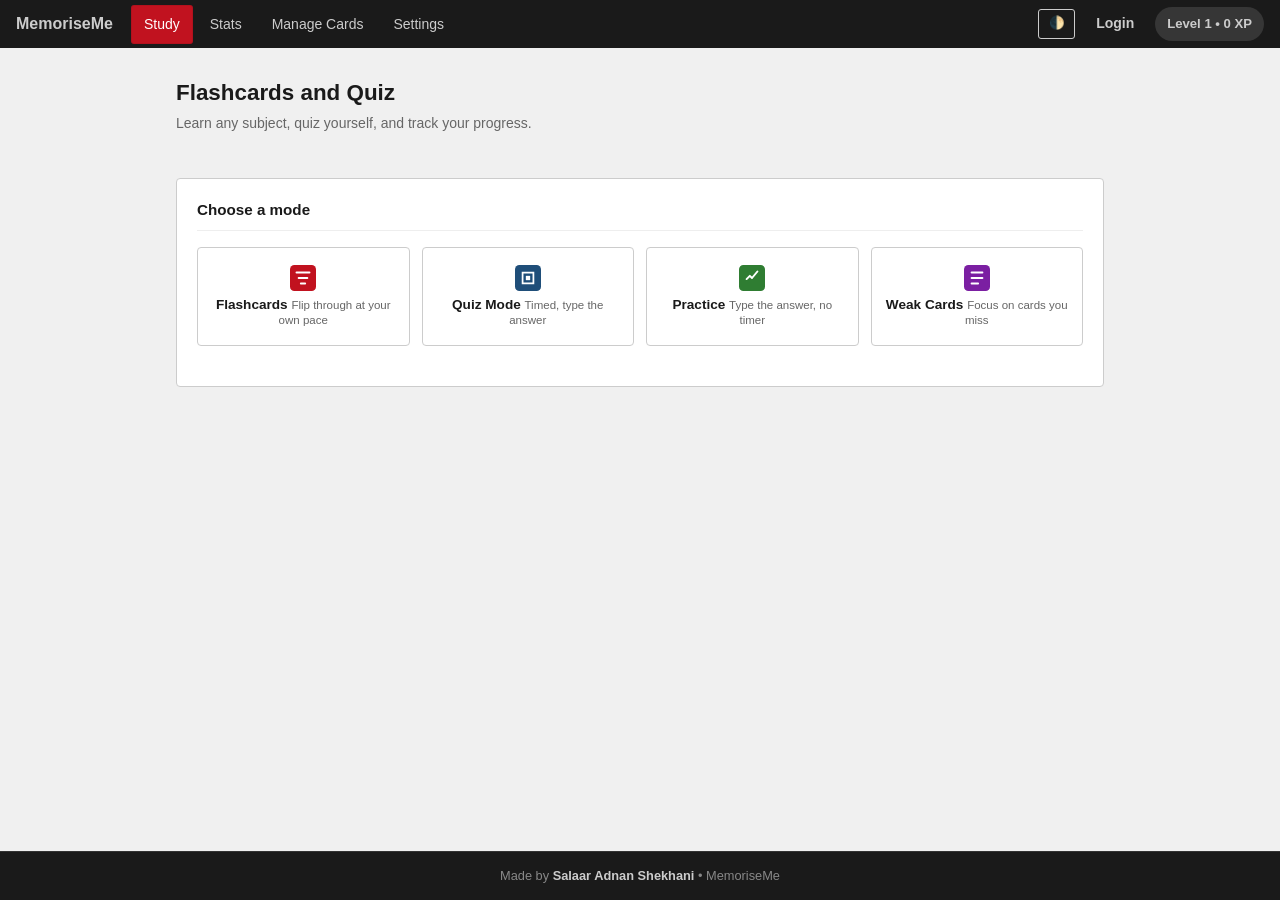
<file: frontend/index.html>
<!DOCTYPE html>
<html lang="en">
<head>
<meta charset="UTF-8">
<meta name="viewport" content="width=device-width, initial-scale=1.0">
<title>Flashcards and Quiz</title>
<link rel="icon" type="image/svg+xml" href="favicon.svg">
<link rel="icon" type="image/x-icon" href="favicon.ico">
<link rel="icon" type="image/png" sizes="192x192" href="favicon-192.png">
<link rel="icon" type="image/png" sizes="512x512" href="favicon-512.png">
<link rel="apple-touch-icon" href="apple-touch-icon.png">
<script>(function(){try{var t=localStorage.getItem('theme'); if(t) document.documentElement.setAttribute('data-theme',t);}catch(e){}})();</script>
<link rel="stylesheet" href="style.css">
</head>
<body>

<nav>
    <a class="brand" href="index.html">MemoriseMe</a>
    <div class="nav-links">
        <a href="#" class="nav-link active" data-view="home">Study</a>
        <a href="#" class="nav-link" data-view="stats">Stats</a>
        <a href="#" class="nav-link" data-view="manage">Manage Cards</a>
        <a href="#" class="nav-link" data-view="settings">Settings</a>
    </div>
    <div class="nav-right">
        <button id="theme-toggle" class="btn btn-remove" aria-label="Toggle theme">🌓</button>
        <a id="account-link" class="btn btn-remove" href="account.html" aria-label="Account">Login</a>
        <div class="nav-xp-badge" id="nav-xp-badge">Level 1 • 0 XP</div>
    </div>
</nav>

<div class="container">

    <div class="app-header">
        <div>
            <h1>Flashcards and Quiz</h1>
            <p class="page-subtitle">Learn any subject, quiz yourself, and track your progress.</p>
        </div>
    </div>

    <div id="alert-box" class="alert"></div>

    <section id="view-home" class="view active">

        <div id="mode-select">
            <div class="card">
                <div class="card-title">Choose a mode</div>
                <div class="mode-grid">
                    <button class="mode-card" data-mode="flashcards">
                        <span class="mode-icon"><img src="images/image1.svg" alt="Flashcards" width="24" height="24"></span>
                        <span class="mode-title">Flashcards</span>
                        <span class="mode-sub">Flip through at your own pace</span>
                    </button>
                    <button class="mode-card" data-mode="quiz">
                        <span class="mode-icon"><img src="images/image2.svg" alt="Quiz mode" width="24" height="24"></span>
                        <span class="mode-title">Quiz Mode</span>
                        <span class="mode-sub">Timed, type the answer</span>
                    </button>
                    <button class="mode-card" data-mode="practice">
                        <span class="mode-icon"><img src="images/image3.svg" alt="Practice" width="24" height="24"></span>
                        <span class="mode-title">Practice</span>
                        <span class="mode-sub">Type the answer, no timer</span>
                    </button>
                    <button class="mode-card" data-mode="weak">
                        <span class="mode-icon"><img src="images/image4.svg" alt="Weak cards" width="24" height="24"></span>
                        <span class="mode-title">Weak Cards</span>
                        <span class="mode-sub">Focus on cards you miss</span>
                    </button>
                </div>
            </div>
        </div>

        <div id="study-area" style="display:none;">
            <div class="stage" id="stage">
                <div class="stage-meta">
                    <span id="stage-counter"></span>
                    <span id="stage-score"></span>
                </div>
                <div id="stage-card-text" class="stage-card-text">-</div>
                <div id="stage-hint" class="stage-hint"></div>
            </div>

            <div id="timer-wrap" style="display:none;">
                <div class="timer-track"><div class="timer-fill" id="timer-fill" style="width:100%"></div></div>
                <div class="timer-text" id="timer-text">10s</div>
            </div>

            <div id="quiz-options" class="quiz-options" style="display:none;"></div>

            <div id="flash-controls" class="stage-controls" style="display:none;">
                <button class="btn" id="btn-prev">Previous</button>
                <button class="btn" id="btn-flip">Flip</button>
                <button class="btn" id="btn-next">Next</button>
            </div>

            <div class="stage-controls">
                <button class="btn" id="btn-back-home">Back to modes</button>
            </div>
        </div>
    </section>

    <section id="view-stats" class="view">
        <div class="stat-row">
            <div class="stat-box">
                <div class="num" id="stat-level">1</div>
                <div class="lbl">Level</div>
            </div>
            <div class="stat-box">
                <div class="num" id="stat-xp">0</div>
                <div class="lbl">Total XP</div>
            </div>
            <div class="stat-box">
                <div class="num" id="stat-streak">0</div>
                <div class="lbl">Best Streak</div>
            </div>
            <div class="stat-box">
                <div class="num" id="stat-cards">0</div>
                <div class="lbl">Total Cards</div>
            </div>
        </div>

        <div class="card">
            <div class="card-title">Card performance</div>
            <div id="perf-list" class="stats-grid"></div>
        </div>

        <div class="card">
            <div class="card-title">Recent sessions</div>
            <div id="history-list"></div>
        </div>

        <div class="stage-controls">
            <button class="btn" id="btn-export-results">Export results (.json)</button>
        </div>
    </section>

    <section id="view-manage" class="view">
        <div class="card">
            <div class="card-title">Add a flashcard</div>
            <div class="form-row">
                <div class="field">
                    <label for="new-term">Term</label>
                    <input type="text" id="new-term" placeholder="e.g. Photosynthesis">
                </div>
                <div class="field">
                    <label for="new-translation">Translation</label>
                    <input type="text" id="new-translation" placeholder="e.g. Photosynthese">
                </div>
                <div class="field">
                    <label for="new-definition">Definition</label>
                    <input type="text" id="new-definition" placeholder="e.g. The process plants use to turn sunlight into energy">
                </div>
                <button class="btn btn-primary" id="btn-add-card">Add Card</button>
            </div>
        </div>

        <div class="card">
            <div class="card-title">Import or export</div>
            <div class="form-row">
                <div class="field">
                    <label for="import-file">Import from JSON</label>
                    <input type="file" id="import-file" accept="application/json">
                </div>
                <button class="btn" id="btn-export-cards">Export cards (.json)</button>
            </div>
        </div>

        <div class="card">
            <div class="card-title">All flashcards</div>
            <div id="card-list"></div>
        </div>
    </section>

    <section id="view-settings" class="view">
        <div class="card">
            <div class="card-title">Settings</div>
            <div class="settings-grid">

                <div class="setting-row">
                    <div>
                        <div class="setting-label">Sound effects</div>
                        <div class="setting-desc">Play a chime for correct and incorrect answers.</div>
                    </div>
                    <label class="switch">
                        <input type="checkbox" id="setting-sound">
                        <span class="switch-track"></span>
                    </label>
                </div>

                <div class="setting-row">
                    <div>
                        <div class="setting-label">Quiz timer speed</div>
                        <div class="setting-desc">Seconds allowed per question in Quiz Mode.</div>
                    </div>
                    <div class="pill-group" id="timer-pill-group">
                        <button class="pill-option" data-seconds="5">5s</button>
                        <button class="pill-option" data-seconds="10">10s</button>
                        <button class="pill-option" data-seconds="15">15s</button>
                        <button class="pill-option" data-seconds="20">20s</button>
                        <button class="pill-option" data-seconds="30">30s</button>
                    </div>
                </div>

                <div class="setting-row">
                    <div>
                        <div class="setting-label">Theme</div>
                        <div class="setting-desc">Light or dark appearance.</div>
                    </div>
                    <div class="pill-group" id="theme-pill-group">
                        <button class="pill-option" data-theme="light">Light</button>
                        <button class="pill-option" data-theme="dark">Dark</button>
                    </div>
                </div>

            </div>
            <p class="setting-desc mt-3">Settings save automatically and are stored on the server, so they will still be there next time you open this page.</p>
        </div>
    </section>

</div>

<footer>Made by <span>Salaar Adnan Shekhani</span> • MemoriseMe</footer>

<div id="toast" class="toast"></div>

<script src="theme-toggle.js"></script>
<script src="auth.js"></script>
<script src="app.js"></script>
</body>
</html>
</file>
<file: frontend/style.css>
* {
    box-sizing: border-box;
    margin: 0;
    padding: 0;
}

:root {
    --bg: #f0f0f0;
    --text: #1a1a1a;
    --muted: #666;
    --muted-2: #888;
    --nav-bg: #1a1a1a;
    --nav-link: #ccc;
    --nav-hover: #333;
    --card-bg: #fff;
    --border: #ccc;
    --input-bg: #fff;
    --btn-bg: #e8e8e8;
    --accent: #c1121f;
    --accent-contrast: #fff;
    --card-hover: #e8e8e8;
}

html[data-theme="dark"] {
    --bg: #0f1113;
    --text: #e6eef6;
    --muted: #c0c6cc;
    --muted-2: #9aa3aa;
    --nav-bg: #0b0d0f;
    --nav-link: #aeb6bd;
    --nav-hover: #152027;
    --card-bg: #0b0d0f;
    --border: #20272b;
    --input-bg: #071018;
    --btn-bg: #162025;
    --accent: #e0625f;
    --accent-contrast: #081214;
    --card-hover: rgba(255,255,255,0.08);
}

body {
    font-family: Arial, Helvetica, sans-serif;
    background: var(--bg);
    color: var(--text);
    font-size: 15px;
    line-height: 1.5;
    display: flex;
    flex-direction: column;
    min-height: 100vh;
}
#flash-controls {
  display: flex;
  gap: 10px; 
  width: 100%; 
}

#flash-controls .btn {
  flex: 1;           
  padding: 12px 0;    
  font-size: 16px;
  cursor: pointer;
  border: none;     
  border-radius: 4px; 
}


#btn-flip {
  background-color: #c1121f !important; 
  color: #ffffff;                      
}
nav {
    background: var(--nav-bg);
    display: flex;
    align-items: center;
    flex-wrap: wrap;
    padding: 0 1rem;
    min-height: 48px;
    gap: 2px;
    position: relative;
}
.nav-links { display: flex; gap: 0.25rem; align-items:center; }
.nav-right {
    margin-left: auto;
    display:flex;
    gap:0.5rem;
    align-items:center;
    justify-content:flex-end;
    flex-wrap:wrap;
}
.nav-xp-badge {
    display:inline-flex;
    align-items:center;
    justify-content:center;
    min-height: 34px;
    padding: 0 0.75rem;
    border-radius: 999px;
    background: rgba(255,255,255,0.12);
    color: var(--nav-link);
    font-size: 0.82rem;
    font-weight: bold;
    white-space: nowrap;
}
nav .brand {
    color: var(--nav-link);
    font-weight: bold;
    font-size: 1rem;
    text-decoration: none;
    margin-right: 1rem;
    padding: 0.75rem 0;
}
nav a:not(.brand) {
    color: var(--nav-link);
    text-decoration: none;
    padding: 0.5rem 0.75rem;
    font-size: 0.875rem;
    border-radius: 3px;
    border: 1px solid transparent;
}
nav a:not(.brand):hover {
    background: var(--nav-hover);
    color: #fff;
}
nav a.active {
    background: var(--accent);
    color: #fff;
    border-color: rgba(0,0,0,0.08);
}
footer a {
    color: var(--nav-link);
    text-decoration: underline;
}
footer a:hover {
    color: #fff;
}

#account-btn { margin-left: 0.4rem; }
.container {
    max-width: 960px;
    margin: 1.75rem auto;
    padding: 0 1rem;
    flex: 1 0 auto;
}
h1 {
    font-size: 1.4rem;
    margin-bottom: 0.2rem;
}
.page-subtitle {
    color: var(--muted);
    font-size: 0.875rem;
    margin-bottom: 1.5rem;
}
.card {
    background: var(--card-bg);
    border: 1px solid var(--border);
    border-radius: 4px;
    padding: 1.25rem;
    margin-bottom: 1.25rem;
}
.card-title {
    font-size: 0.95rem;
    font-weight: bold;
    margin-bottom: 1rem;
    padding-bottom: 0.5rem;
    border-bottom: 1px solid #eee;
}
.form-row {
    display: flex;
    gap: 0.75rem;
    flex-wrap: wrap;
    align-items: flex-end;
}
.field {
    display: flex;
    flex-direction: column;
    gap: 4px;
}
.field label {
    font-size: 0.8rem;
    font-weight: bold;
    color: var(--muted);
    text-transform: uppercase;
    letter-spacing: 0.03em;
}
.pomo-config {
    margin-top: 1rem;
    display: flex;
    flex-direction: column;
    gap: 0.75rem;
}
.pomo-config label {
    display: flex;
    flex-direction: column;
    gap: 0.35rem;
    font-size: 0.85rem;
    font-weight: bold;
    color: var(--text);
}
.pomo-config input,
.pomo-config select {
    max-width: 180px;
}
input[type="text"],
input[type="date"],
input[type="password"],
input[type="number"],
select,
textarea {
    font-family: Arial, Helvetica, sans-serif;
    font-size: 0.875rem;
    padding: 0.5rem 0.65rem;
    border: 1px solid var(--border);
    border-radius: 3px;
    background: var(--input-bg);
    color: var(--text);
    min-width: 150px;
    width: 100%;
    box-sizing: border-box;
}
.field input,
.field select,
.field textarea,
.pomo-config input,
.pomo-config select {
    width: 100%;
}
input:focus,
select:focus,
textarea:focus {
    outline: 2px solid #c1121f;
    border-color: #c1121f;
}
.btn {
    font-family: Arial, Helvetica, sans-serif;
    font-size: 0.875rem;
    font-weight: bold;
    padding: 0.5rem 1rem;
    border-radius: 3px;
    border: 1px solid #bbb;
    cursor: pointer;
    background: var(--btn-bg);
    color: var(--text);
    text-decoration: none;
    display: inline-block;
    line-height: 1.4;
}
.btn:hover {
    filter: brightness(1.05);
}

.btn-primary {
    background: var(--accent);
    color: var(--accent-contrast);
    border-color: rgba(0,0,0,0.08);
}

.btn-primary:hover {
    filter: brightness(0.95);
}

.btn-small {
    font-size: 0.78rem;
    padding: 0.35rem 0.7rem;
}

.btn-remove {
    background: none;
    border: 1px solid var(--border);
    color: var(--muted-2);
    font-size: 0.78rem;
    padding: 0.3rem 0.6rem;
    border-radius: 3px;
    cursor: pointer;
    font-family: Arial, Helvetica, sans-serif;
    transition: background 0.2s ease, border-color 0.2s ease, color 0.2s ease;
}

.btn-remove:hover {
    background: var(--card-hover);
    border-color: var(--accent);
    color: var(--accent);
}

.badge {
    display: inline-block;
    font-size: 0.7rem;
    font-weight: bold;
    padding: 2px 7px;
    border-radius: 2px;
    border: 1px solid;
    text-transform: uppercase;
    letter-spacing: 0.03em;
}

.badge-Easy   { background: #d4edda; color: #155724; border-color: #b1dfbb; }
.badge-Medium { background: #fff3cd; color: #856404; border-color: #ffe69c; }
.badge-Hard   { background: #f8d7da; color: #721c24; border-color: #f1b0b7; }
.badge-Urgent { background: #f8d7da; color: #721c24; border-color: #f1b0b7; }
.badge-Normal { background: #cce5ff; color: #004085; border-color: #b8daff; }
.badge-Low    { background: #d4edda; color: #155724; border-color: #b1dfbb; }

.dot {
    display: inline-block;
    width: 10px;
    height: 10px;
    border-radius: 50%;
    flex-shrink: 0;
}

.progress-bar {
    width: 100%;
    height: 6px;
    background: #e0e0e0;
    border-radius: 2px;
    overflow: hidden;
    margin-top: 5px;
}

.progress-fill {
    height: 100%;
    border-radius: 2px;
    transition: width 0.2s ease;
}

.stat-row {
    display: flex;
    gap: 1rem;
    margin-bottom: 1.25rem;
    flex-wrap: wrap;
}

.stat-box {
    flex: 1;
    min-width: 140px;
    background: var(--card-bg);
    border: 1px solid var(--border);
    border-radius: 4px;
    padding: 1rem 1.25rem;
    text-align: center;
}

.stat-box .num {
    font-size: 2.2rem;
    font-weight: bold;
    line-height: 1;
}

.stat-box .lbl {
    font-size: 0.78rem;
    color: var(--muted);
    margin-top: 5px;
    text-transform: uppercase;
    letter-spacing: 0.04em;
}

.stat-box .sub {
    font-size: 0.8rem;
    color: var(--muted-2);
    margin-top: 3px;
}

.countdown-item {
    display: flex;
    align-items: center;
    justify-content: space-between;
    padding: 0.65rem 0.75rem;
    border: 1px solid var(--border);
    border-radius: 3px;
    background: var(--card-bg);
    margin-bottom: 0.4rem;
}

.countdown-left {
    display: flex;
    align-items: center;
    gap: 0.65rem;
}

.countdown-name { font-size: 0.9rem; font-weight: bold; }
.countdown-date { font-size: 0.78rem; color: #666; }

.countdown-days {
    font-size: 1.1rem;
    font-weight: bold;
    font-family: 'Courier New', Courier, monospace;
    color: #1a1a1a;
}

.countdown-days.urgent { color: #c1121f; }

.subject-row {
    display: flex;
    align-items: center;
    justify-content: space-between;
    padding: 0.75rem 0.9rem;
    border: 1px solid var(--border);
    border-radius: 3px;
    background: var(--card-bg);
    margin-bottom: 0.4rem;
}

.subject-left {
    display: flex;
    align-items: center;
    gap: 0.75rem;
}

.subject-right {
    display: flex;
    align-items: center;
    gap: 0.6rem;
}

.subject-name { font-size: 0.9rem; font-weight: bold; }
.subject-meta { font-size: 0.78rem; color: #666; margin-top: 2px; }
.subject-goal { font-size: 0.78rem; color: #444; margin-top: 4px; font-style: italic; }

.week-nav {
    display: flex;
    align-items: center;
    justify-content: space-between;
    margin-bottom: 1rem;
}

.week-label {
    font-size: 0.875rem;
    font-weight: bold;
}

.tt-grid {
    display: grid;
    grid-template-columns: repeat(7, 1fr);
    gap: 4px;
}

.tt-col {
    border: 1px solid var(--border);
    border-radius: 3px;
    background: var(--card-bg);
    min-height: 90px;
    padding: 5px 4px;
}

.tt-day-head {
    font-size: 0.68rem;
    font-weight: bold;
    text-align: center;
    text-transform: uppercase;
    color: var(--muted);
    padding-bottom: 3px;
    border-bottom: 1px solid var(--border);
    margin-bottom: 3px;
}

.tt-day-num {
    font-size: 0.85rem;
    font-weight: bold;
    text-align: center;
    padding: 2px;
    border-radius: 2px;
    margin-bottom: 4px;
}

.tt-day-num.today {
    background: var(--accent);
    color: var(--accent-contrast);
}

.tt-pill {
    display: block;
    font-size: 0.68rem;
    font-weight: bold;
    padding: 2px 4px;
    border-radius: 2px;
    margin-bottom: 3px;
    cursor: pointer;
    border: 1px solid transparent;
    line-height: 1.3;
    word-break: break-word;
}

.tt-pill:hover { opacity: 0.75; }

.tt-pill.done {
    opacity: 0.35;
    text-decoration: line-through;
}

.tt-rest {
    font-size: 0.68rem;
    color: var(--muted-2);
    text-align: center;
    padding-top: 6px;
}

.pomo-layout {
    display: grid;
    grid-template-columns: 1fr 1fr;
    gap: 1.25rem;
}

.timer-phase {
    text-align: center;
    font-size: 0.8rem;
    color: #666;
    text-transform: uppercase;
    letter-spacing: 0.08em;
    margin-bottom: 0.4rem;
}

.timer-display {
    font-family: 'Courier New', Courier, monospace;
    font-size: 4rem;
    font-weight: bold;
    text-align: center;
    letter-spacing: 2px;
    margin: 0.5rem 0;
    color: var(--text);
}

.timer-cycle {
    text-align: center;
    font-size: 0.82rem;
    color: var(--muted-2);
    margin-bottom: 1rem;
}

.timer-subject-row {
    display: flex;
    flex-direction: column;
    gap: 4px;
    margin: 0 auto 1rem;
    max-width: 220px;
}

.timer-controls {
    display: flex;
    justify-content: center;
    gap: 0.5rem;
}

.log-entry {
    display: flex;
    justify-content: space-between;
    align-items: center;
    padding: 0.5rem 0;
    border-bottom: 1px solid #eee;
    font-size: 0.85rem;
}

.log-entry:last-child { border-bottom: none; }
.log-subject { font-weight: bold; }
.log-count   { color: #666; font-size: 0.8rem; }

.todo-layout {
    display: grid;
    grid-template-columns: 190px 1fr;
    gap: 1.25rem;
}

.sidebar-links {
    list-style: none;
}

.sidebar-links li a {
    display: flex;
    align-items: center;
    gap: 0.5rem;
    padding: 0.5rem 0.75rem;
    text-decoration: none;
    color: var(--text);
    font-size: 0.875rem;
    border: 1px solid transparent;
    border-radius: 3px;
    margin-bottom: 2px;
}

.sidebar-links li a:hover {
    background: #e8e8e8;
}

.sidebar-links li a.active {
    background: #c1121f;
    color: #fff;
    border-color: #9b0e18;
}

.sidebar-count {
    margin-left: auto;
    font-size: 0.75rem;
    opacity: 0.75;
}

.add-row {
    display: flex;
    gap: 0.5rem;
    margin-bottom: 0.9rem;
    flex-wrap: wrap;
    align-items: flex-start;
}

.add-row input { flex: 1; min-width: 150px; }

.task-item {
    display: flex;
    align-items: center;
    gap: 0.65rem;
    padding: 0.6rem 0.75rem;
    border: 1px solid var(--border);
    border-radius: 3px;
    background: var(--card-bg);
    margin-bottom: 0.4rem;
}

.task-item.done { opacity: 0.45; }

.task-item input[type="checkbox"] {
    width: 15px;
    height: 15px;
    cursor: pointer;
    flex-shrink: 0;
    accent-color: #c1121f;
}

.task-text { flex: 1; font-size: 0.875rem; }
.task-text.struck { text-decoration: line-through; }

.error-box {
    text-align: center;
    padding: 2rem 1rem;
    border: 1px dashed var(--border);
    border-radius: 4px;
    background: var(--card-bg);
}

.error-box img {
    width: 130px;
    height: auto;
    display: block;
    margin: 0 auto 0.85rem;
    border-radius: 4px;
}

.error-box p {
    color: #666;
    font-size: 0.9rem;
}

.alert {
    padding: 0.6rem 0.85rem;
    border-radius: 3px;
    font-size: 0.875rem;
    border: 1px solid;
    margin-bottom: 0.9rem;
    display: none;
}

.alert-error {
    background: #f8d7da;
    color: #721c24;
    border-color: #f1b0b7;
}

.alert-success {
    background: #d4edda;
    color: #155724;
    border-color: #b1dfbb;
}

.mt-1 { margin-top: 0.5rem; }
.mt-2 { margin-top: 1rem; }
.mt-3 { margin-top: 1.5rem; }
.mb-1 { margin-bottom: 0.5rem; }

hr {
    border: none;
    border-top: 1px solid #ddd;
    margin: 1rem 0;
}

footer {
    background: var(--nav-bg);
    color: var(--muted-2);
    text-align: center;
    font-size: 0.8rem;
    padding: 0.9rem 1rem;
    margin-top: 3rem;
    border-top: 1px solid #333;
}

footer span {
    color: var(--nav-link);
    font-weight: bold;
}

.about-body {
    max-width: 680px;
}

.about-body p {
    margin-bottom: 1rem;
    color: var(--text);
    line-height: 1.7;
}

@media (max-width: 640px) {
    .pomo-layout      { grid-template-columns: 1fr; }
    .todo-layout      { grid-template-columns: 1fr; }
    .tt-grid          { grid-template-columns: repeat(7, 1fr); }
    .form-row         { flex-direction: column; }
    .stat-row         { flex-direction: column; }
    .timer-display    { font-size: 3rem; }
    nav .brand        { font-size: 0.9rem; }
    nav a:not(.brand) { padding: 0.4rem 0.5rem; font-size: 0.8rem; }
    .tt-day-head      { font-size: 0.6rem; }
    .tt-pill          { font-size: 0.6rem; }
}
.app-header {
    display: flex;
    align-items: center;
    justify-content: space-between;
    flex-wrap: wrap;
    gap: 0.75rem;
    margin-bottom: 1.25rem;
}

.app-header .user-block {
    display: flex;
    align-items: center;
    gap: 0.9rem;
    flex-wrap: wrap;
}

.user-name-input {
    max-width: 180px;
}

.level-badge {
    display: inline-flex;
    align-items: center;
    gap: 6px;
    background: var(--btn-bg);
    border: 1px solid var(--border);
    border-radius: 3px;
    padding: 0.35rem 0.7rem;
    font-size: 0.78rem;
    font-weight: bold;
}

.level-badge .dot { background: var(--accent); }

.xp-track {
    width: 140px;
    height: 6px;
    background: #e0e0e0;
    border-radius: 2px;
    overflow: hidden;
}
html[data-theme="dark"] .xp-track { background: #1c262c; }

.xp-fill {
    height: 100%;
    background: var(--accent);
    transition: width 0.25s ease;
}

.streak-pill {
    font-size: 0.75rem;
    color: var(--muted);
}

.account-status {
    font-size: 0.78rem;
    color: var(--muted);
    background: var(--btn-bg);
    border: 1px solid var(--border);
    border-radius: 3px;
    padding: 0.35rem 0.7rem;
}

.mode-grid {
    display: grid;
    grid-template-columns: repeat(4, 1fr);
    gap: 0.75rem;
    margin-bottom: 1.25rem;
}

.mode-card {
    background: var(--card-bg);
    border: 1px solid var(--border);
    border-radius: 4px;
    padding: 1.1rem 0.75rem;
    text-align: center;
    cursor: pointer;
    font-family: inherit;
    color: var(--text);
    transition: border-color 0.15s ease, transform 0.1s ease;
}

.mode-card:hover {
    border-color: var(--accent);
    transform: translateY(-1px);
}

.mode-card .mode-icon {
    display: flex;
    justify-content: center;
    margin-bottom: 0.4rem;
}
.mode-card .mode-icon img {
    width: 1.6rem;
    height: 1.6rem;
    object-fit: contain;
}

.mode-card .mode-title {
    font-size: 0.85rem;
    font-weight: bold;
}

.mode-card .mode-sub {
    font-size: 0.72rem;
    color: var(--muted);
    margin-top: 2px;
}

.stage {
    background: var(--card-bg);
    border: 1px solid var(--border);
    border-radius: 4px;
    padding: 2.5rem 1.5rem;
    min-height: 260px;
    display: flex;
    flex-direction: column;
    align-items: center;
    justify-content: center;
    text-align: center;
    margin-bottom: 1rem;
    position: relative;
}

.stage-meta {
    position: absolute;
    top: 0.85rem;
    left: 1rem;
    right: 1rem;
    display: flex;
    justify-content: space-between;
    font-size: 0.75rem;
    color: var(--muted);
}

.stage-card-text {
    font-size: 2.1rem;
    font-weight: bold;
    word-break: break-word;
    max-width: 90%;
}

.stage-card-text.is-answer { color: var(--accent); }

.stage-hint {
    margin-top: 0.75rem;
    font-size: 0.8rem;
    color: var(--muted-2);
}

.timer-track {
    width: 100%;
    max-width: 320px;
    height: 6px;
    background: #e0e0e0;
    border-radius: 2px;
    overflow: hidden;
    margin: 0 auto 0.9rem;
}
html[data-theme="dark"] .timer-track { background: #1c262c; }

.timer-fill {
    height: 100%;
    background: var(--accent);
    transition: width 1s linear;
}

.timer-text {
    text-align: center;
    font-size: 0.8rem;
    color: var(--muted);
    margin-bottom: 0.75rem;
    font-family: 'Courier New', Courier, monospace;
}

.quiz-options {
    display: flex;
    flex-direction: column;
    gap: 0.5rem;
    max-width: 460px;
    margin: 0 auto 1.5rem;
}

.quiz-input-row {
    display: flex;
    gap: 0.5rem;
}

.quiz-answer-input {
    flex: 1;
    font-family: Arial, Helvetica, sans-serif;
    font-size: 0.95rem;
    padding: 0.75rem 1rem;
    border-radius: 3px;
    border: 1px solid var(--border);
    background: var(--card-bg);
    color: var(--text);
    transition: border-color 0.15s ease, background 0.15s ease;
}

.quiz-answer-input:focus {
    outline: none;
    border-color: var(--accent);
}

.quiz-answer-input:disabled.correct {
    background: #d4edda;
    border-color: #b1dfbb;
    color: #155724;
}

.quiz-answer-input:disabled.incorrect {
    background: #f8d7da;
    border-color: #f1b0b7;
    color: #721c24;
}

.quiz-option {
    font-family: Arial, Helvetica, sans-serif;
    font-size: 0.9rem;
    font-weight: bold;
    padding: 0.75rem 1rem;
    border-radius: 3px;
    border: 1px solid var(--border);
    background: var(--card-bg);
    color: var(--text);
    cursor: pointer;
    text-align: left;
    transition: background 0.15s ease, border-color 0.15s ease;
}

.quiz-option:hover:not(:disabled) {
    border-color: var(--accent);
    background: var(--card-hover);
}

.quiz-option:disabled { cursor: default; }

.quiz-option.correct {
    background: #d4edda;
    border-color: #b1dfbb;
    color: #155724;
}

.quiz-option.incorrect {
    background: #f8d7da;
    border-color: #f1b0b7;
    color: #721c24;
}

.stage-controls {
    display: flex;
    justify-content: center;
    gap: 0.5rem;
    flex-wrap: wrap;
    margin-bottom: 1.5rem;
}

.settings-grid {
    display: flex;
    flex-direction: column;
    gap: 1.5rem;
}

.setting-row {
    display: flex;
    align-items: center;
    justify-content: space-between;
    gap: 1rem;
    flex-wrap: wrap;
}

.setting-label {
    font-size: 0.875rem;
    font-weight: bold;
}

.setting-desc {
    font-size: 0.78rem;
    color: var(--muted);
    margin-top: 2px;
}

.pill-group {
    display: flex;
    gap: 0.4rem;
    flex-wrap: wrap;
}

.pill-option {
    font-size: 0.8rem;
    font-weight: bold;
    padding: 0.4rem 0.8rem;
    border-radius: 20px;
    border: 1px solid var(--border);
    background: var(--card-bg);
    color: var(--text);
    cursor: pointer;
}

.pill-option.active {
    background: var(--accent);
    color: var(--accent-contrast);
    border-color: var(--accent);
}

.switch {
    position: relative;
    display: inline-block;
    width: 42px;
    height: 24px;
    flex-shrink: 0;
}

.switch input { opacity: 0; width: 0; height: 0; }

.switch-track {
    position: absolute;
    cursor: pointer;
    inset: 0;
    background: var(--btn-bg);
    border: 1px solid var(--border);
    border-radius: 24px;
    transition: background 0.15s ease;
}

.switch-track::before {
    content: "";
    position: absolute;
    height: 16px;
    width: 16px;
    left: 3px;
    bottom: 3px;
    background: #fff;
    border-radius: 50%;
    transition: transform 0.15s ease;
    box-shadow: 0 1px 2px rgba(0,0,0,0.3);
}

.switch input:checked + .switch-track {
    background: var(--accent);
    border-color: var(--accent);
}

.switch input:checked + .switch-track::before {
    transform: translateX(18px);
}

.stats-grid {
    display: flex;
    flex-direction: column;
    width: 100%;
    gap: 0.5rem;
}

.perf-row {
    display: flex;
    flex-direction: column;
    justify-content: center;
    gap: 0.4rem;
    width: 100%;
    max-width: 100%;
    min-height: 76px;
    height: auto;
    padding: 0.75rem 0.9rem;
    border: 1px solid var(--border);
    border-radius: 3px;
    background: var(--card-bg);
    box-sizing: border-box;
    overflow-wrap: anywhere;
}

.perf-row-top {
    display: flex;
    align-items: baseline;
    flex-wrap: wrap;
    gap: 0.6rem;
}

.perf-row .perf-term { font-weight: bold; }
.perf-row .perf-translation { color: var(--muted); font-size: 0.85rem; }
.perf-row .perf-accuracy { font-size: 0.78rem; font-weight: bold; margin-left: auto; }
.perf-row .perf-definition {
    color: var(--muted);
    font-size: 0.8rem;
    line-height: 1.5;
    width: 100%;
    max-width: 100%;
    overflow-wrap: anywhere;
    white-space: normal;
}

.perf-row .progress-bar { width: 100%; margin-top: 0; }

.history-row {
    display: flex;
    flex-direction: column;
    gap: 0.5rem;
    width: 100%;
    max-width: 100%;
    padding: 0.85rem 0.9rem;
    border: 1px solid var(--border);
    border-radius: 3px;
    background: var(--card-bg);
    box-sizing: border-box;
    overflow-wrap: anywhere;
}

.history-row + .history-row { margin-top: 0.6rem; }

.history-row-top {
    display: flex;
    justify-content: space-between;
    align-items: baseline;
    flex-wrap: wrap;
    gap: 0.6rem;
}

.history-mode {
    font-weight: bold;
    text-transform: capitalize;
}

.history-timestamp {
    color: var(--muted);
    font-size: 0.78rem;
}

.history-row-bottom {
    display: flex;
    align-items: center;
    gap: 0.75rem;
}

.history-row .progress-bar { flex: 1; margin-top: 0; }

.history-percentage {
    font-weight: bold;
    font-size: 0.85rem;
    min-width: 3.2rem;
    text-align: right;
}

.history-detail {
    color: var(--muted);
    font-size: 0.78rem;
    white-space: nowrap;
}

.empty-state {
    text-align: center;
    padding: 2rem 1rem;
    color: var(--muted);
    font-size: 0.875rem;
}

.view { display: none; }
.view.active { display: block; }

.toast {
    position: fixed;
    bottom: 1.25rem;
    right: 1.25rem;
    background: var(--nav-bg);
    color: #fff;
    padding: 0.65rem 1rem;
    border-radius: 4px;
    font-size: 0.85rem;
    box-shadow: 0 2px 10px rgba(0,0,0,0.25);
    z-index: 999;
    opacity: 0;
    transform: translateY(8px);
    transition: opacity 0.2s ease, transform 0.2s ease;
    pointer-events: none;
}

.toast.show {
    opacity: 1;
    transform: translateY(0);
}

.card-list-row {
    display: flex;
    align-items: center;
    justify-content: space-between;
    gap: 0.75rem;
    width: 100%;
    max-width: 100%;
    min-height: 64px;
    height: auto;
    padding: 0.6rem 0.75rem;
    border: 1px solid var(--border);
    border-radius: 3px;
    background: var(--card-bg);
    margin-bottom: 0.4rem;
    box-sizing: border-box;
    overflow-wrap: anywhere;
}

.card-list-row .card-term { font-weight: bold; margin-right: 0.5rem; }
.card-list-row .card-translation { color: var(--muted); font-size: 0.85rem; margin-right: 0.5rem; }
.card-list-row .card-definition { color: var(--muted-2); font-size: 0.8rem; }

@media (max-width: 640px) {
    .mode-grid { grid-template-columns: repeat(2, 1fr); }
    .stage-card-text { font-size: 1.5rem; }
    .app-header { flex-direction: column; align-items: flex-start; }
    .history-row-bottom { flex-wrap: wrap; }
    .card-list-row { flex-direction: column; align-items: flex-start; }
}
</file>
